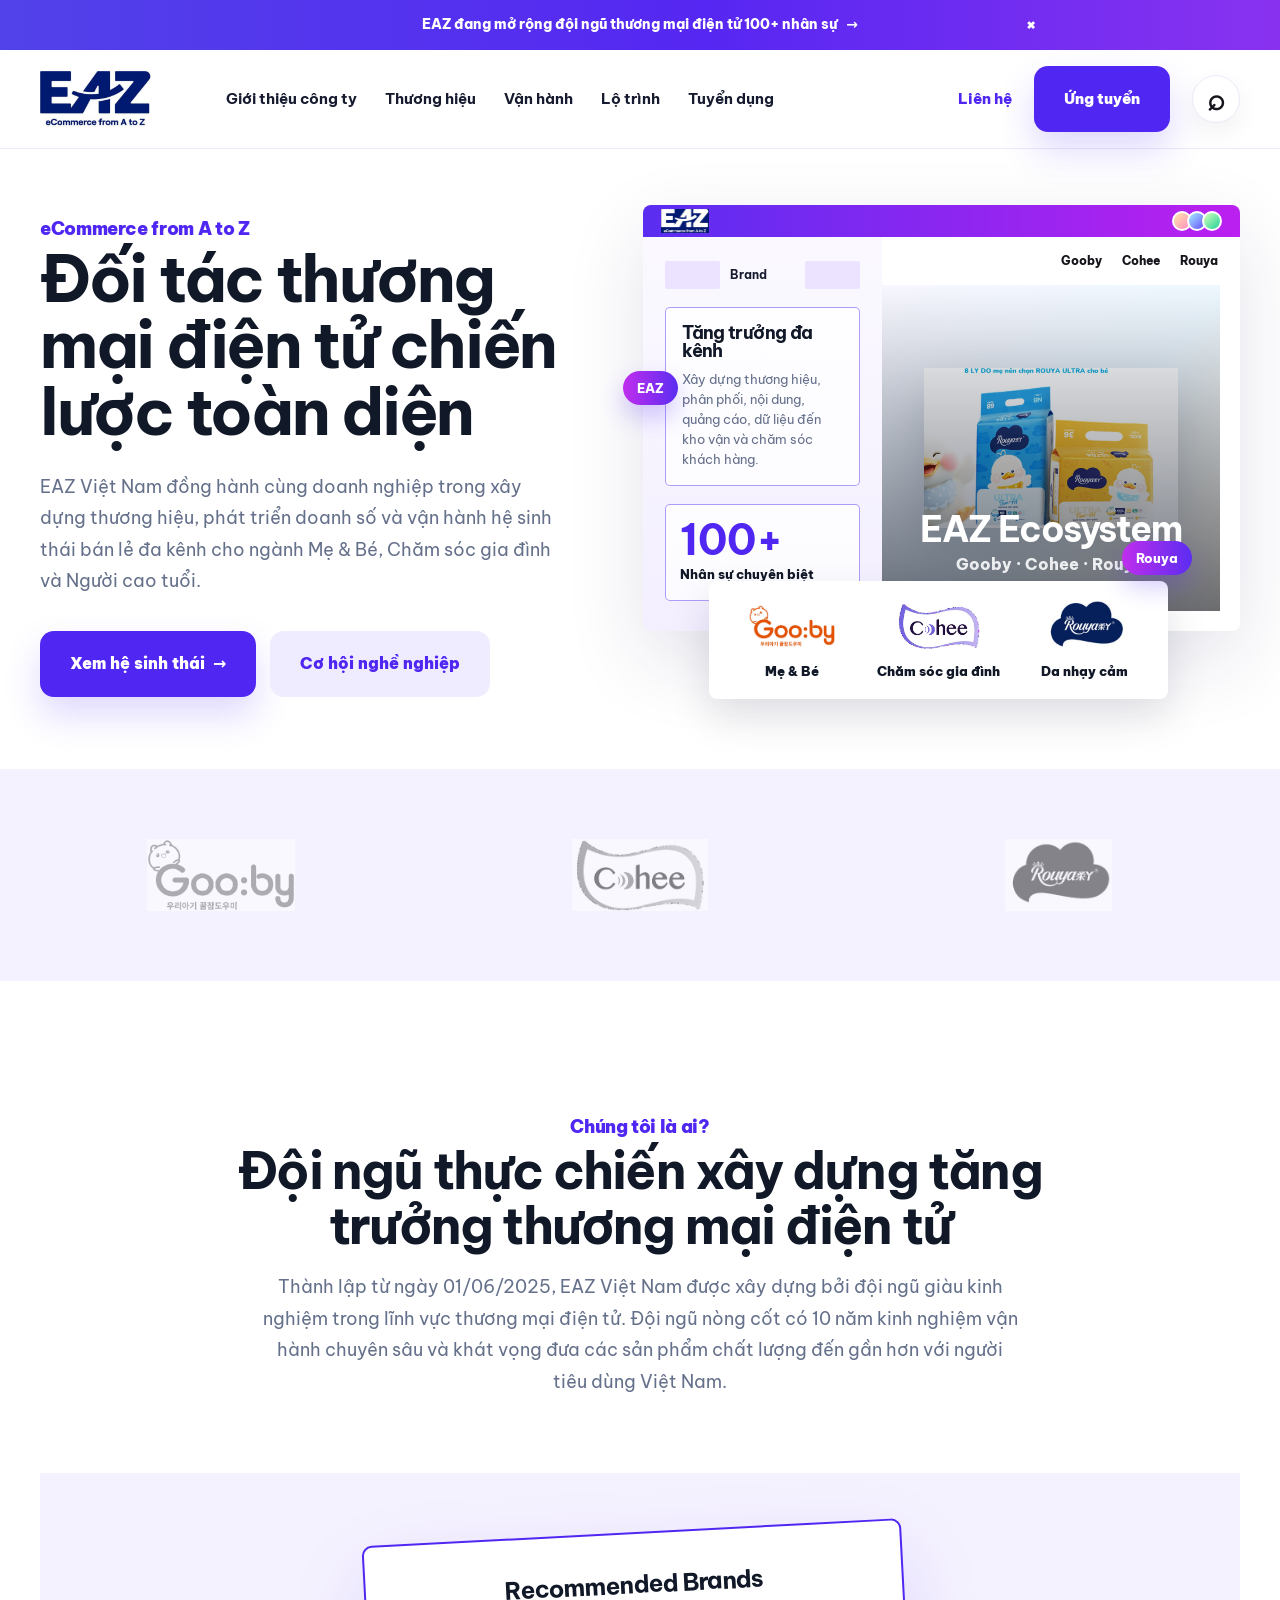
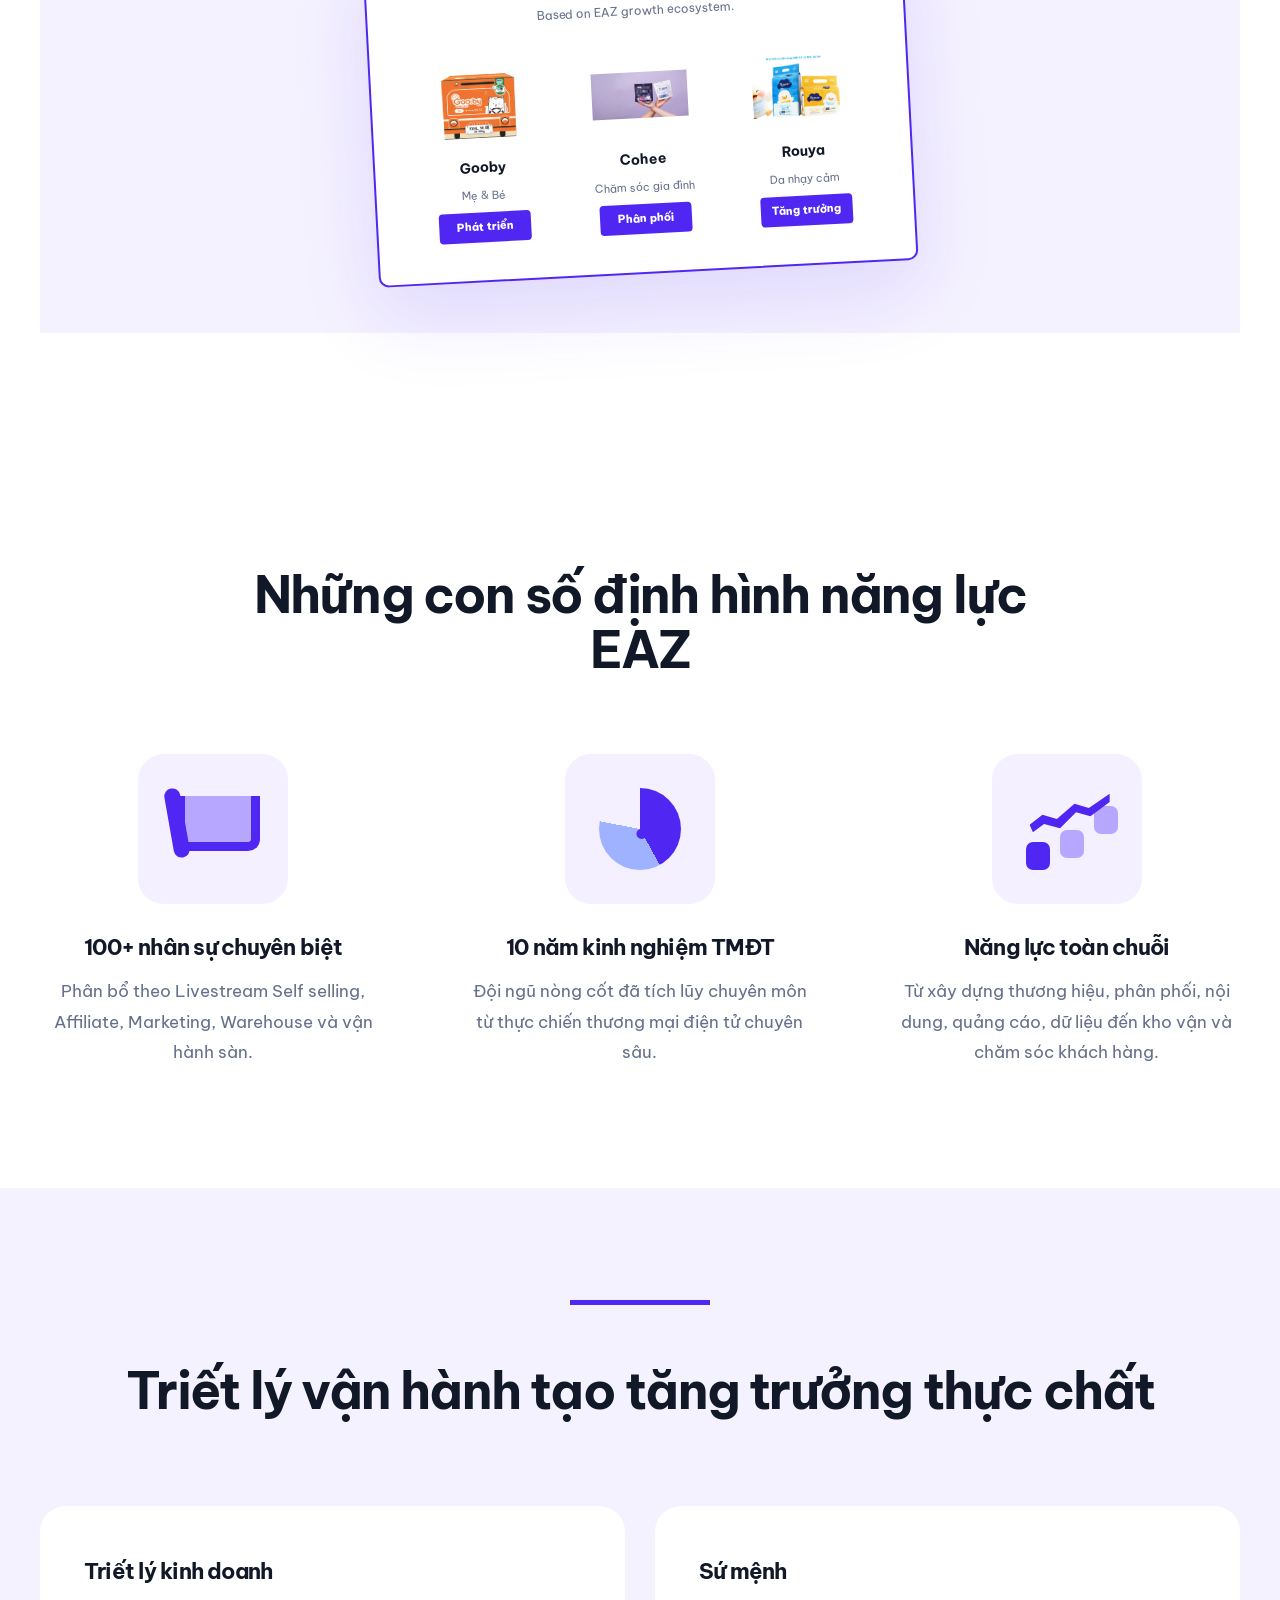
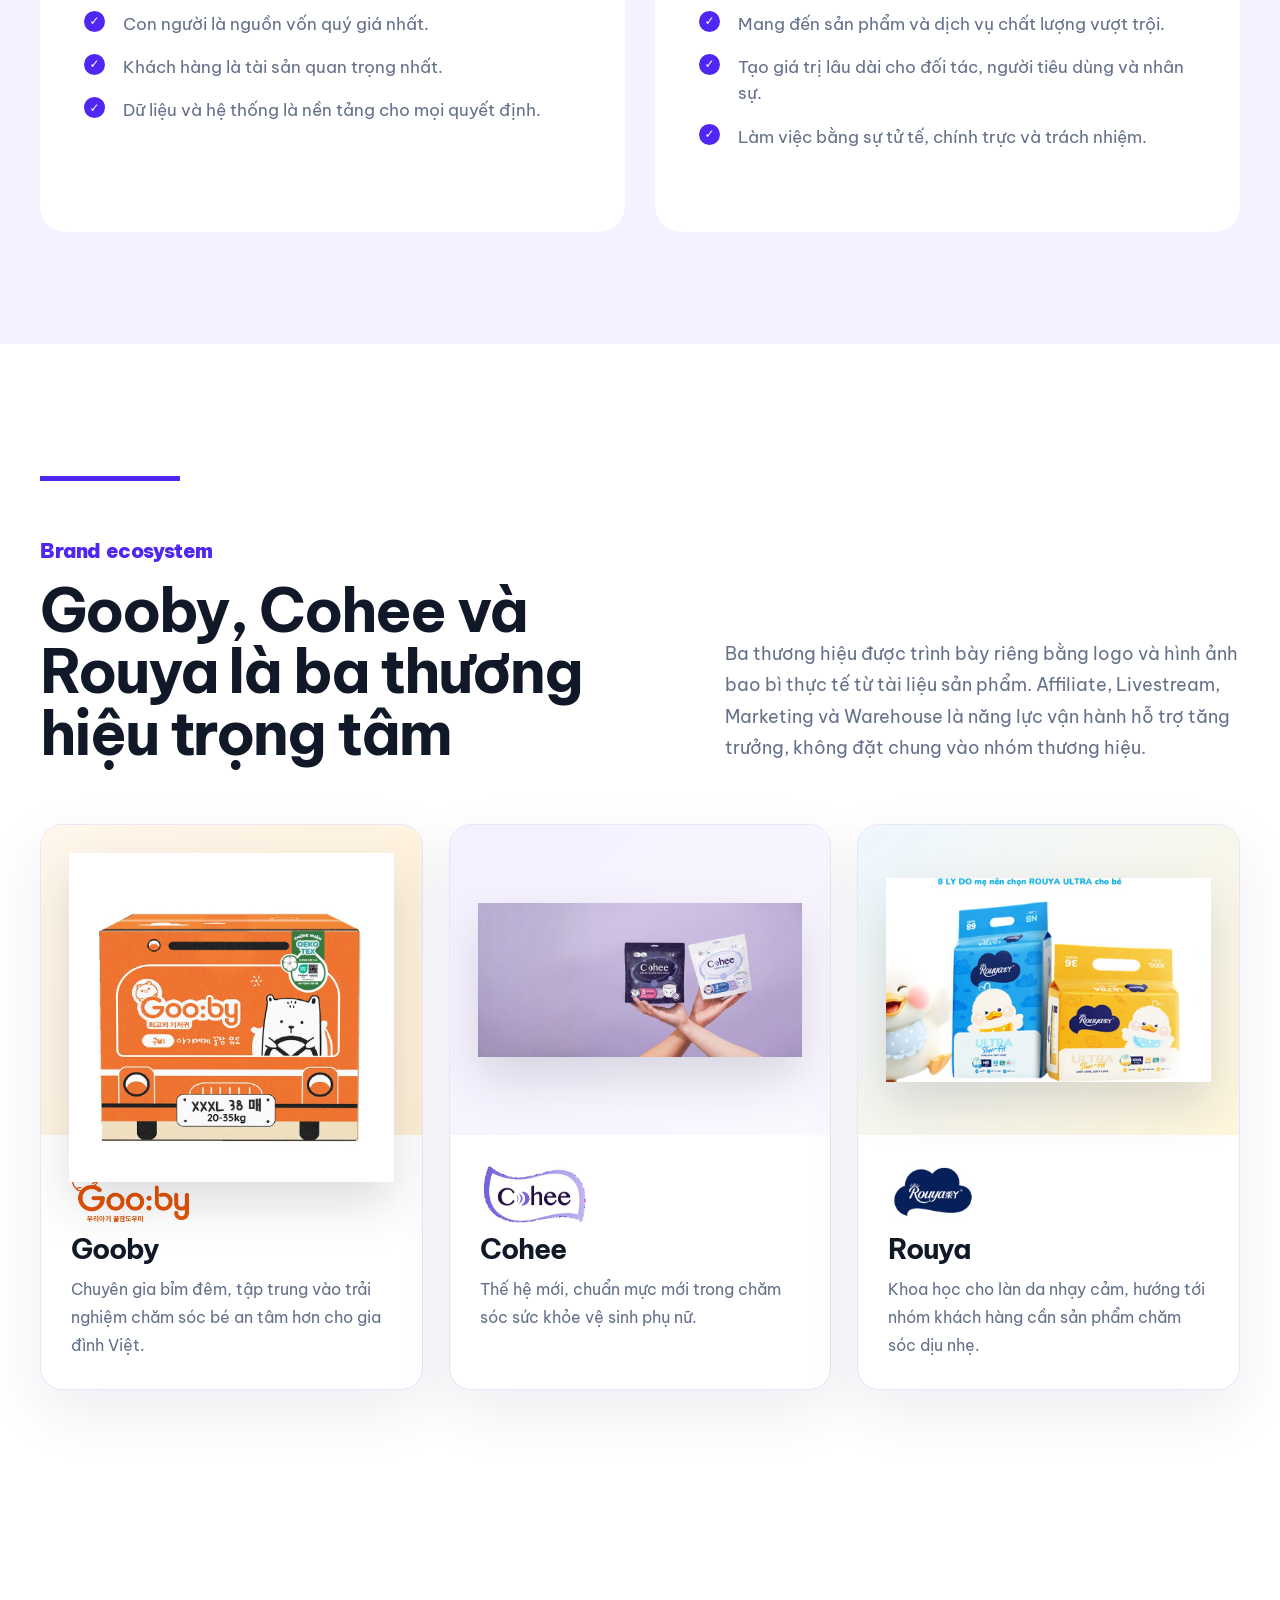
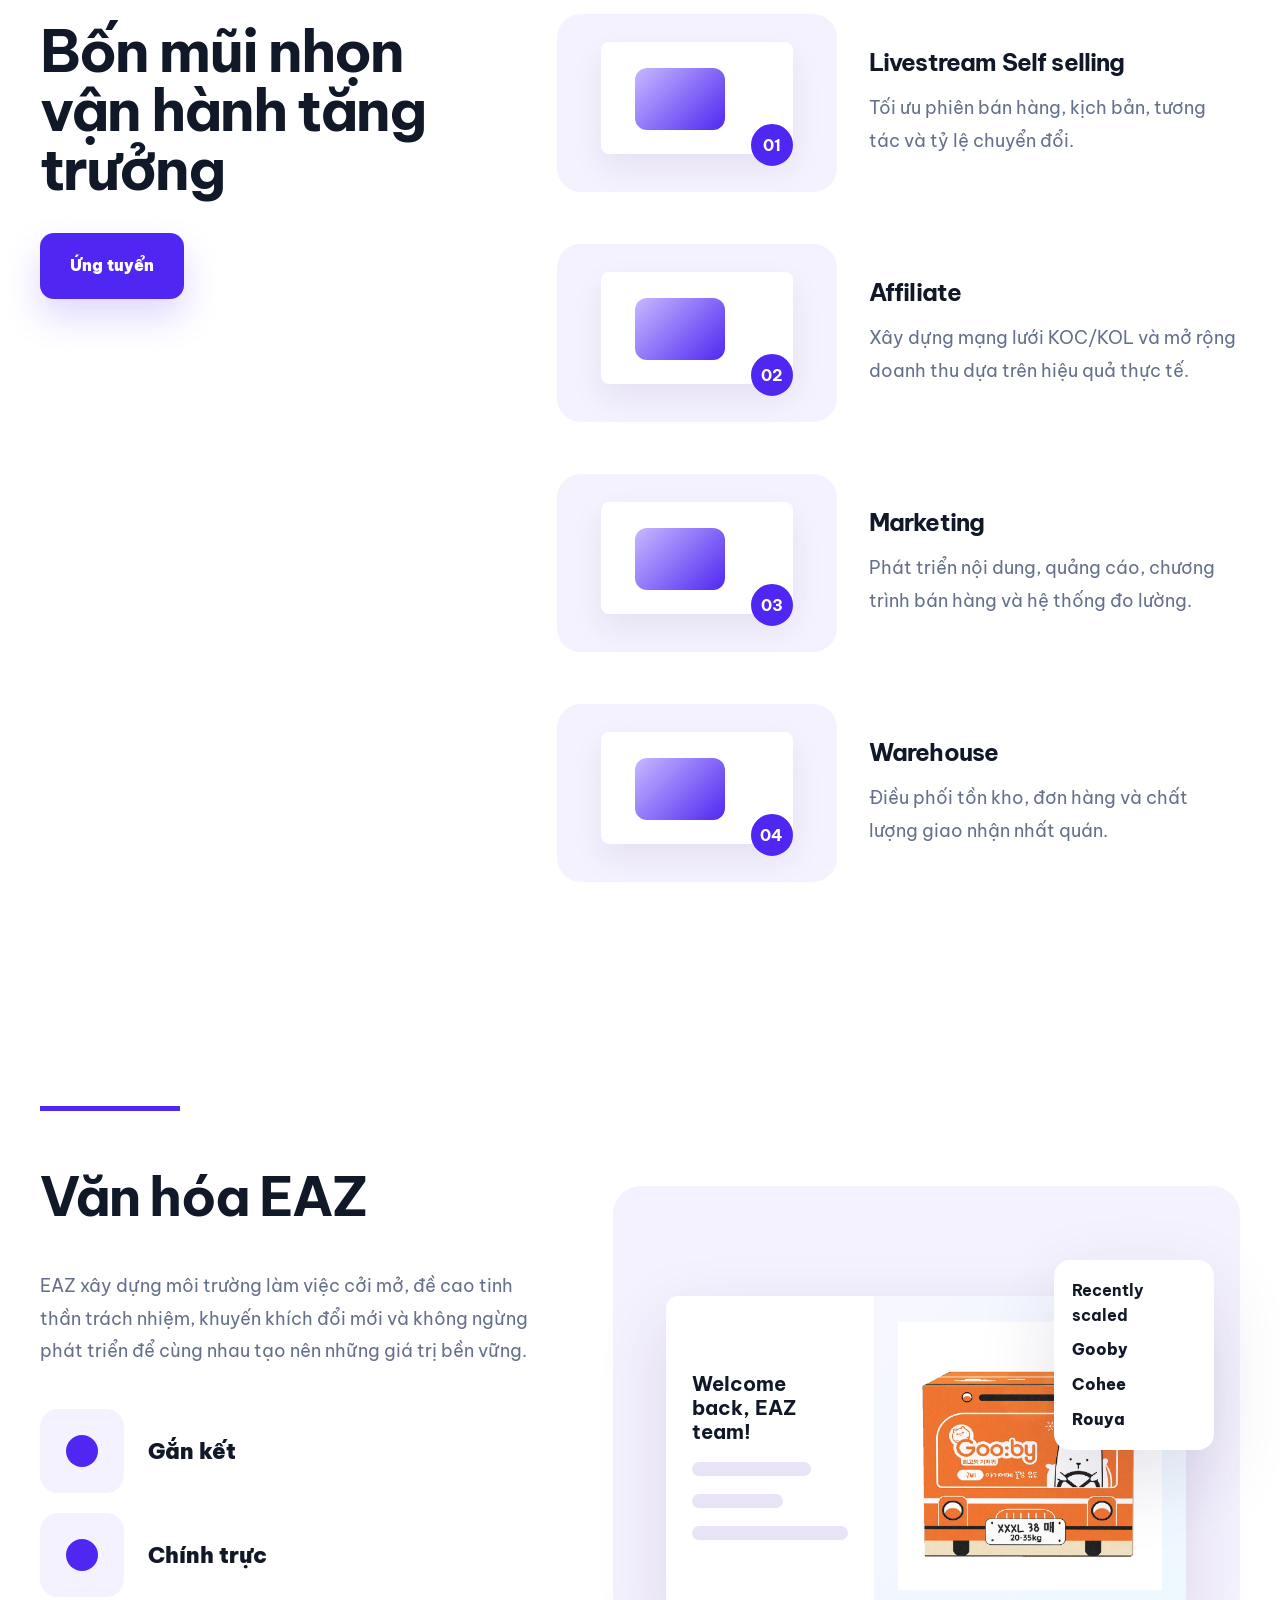
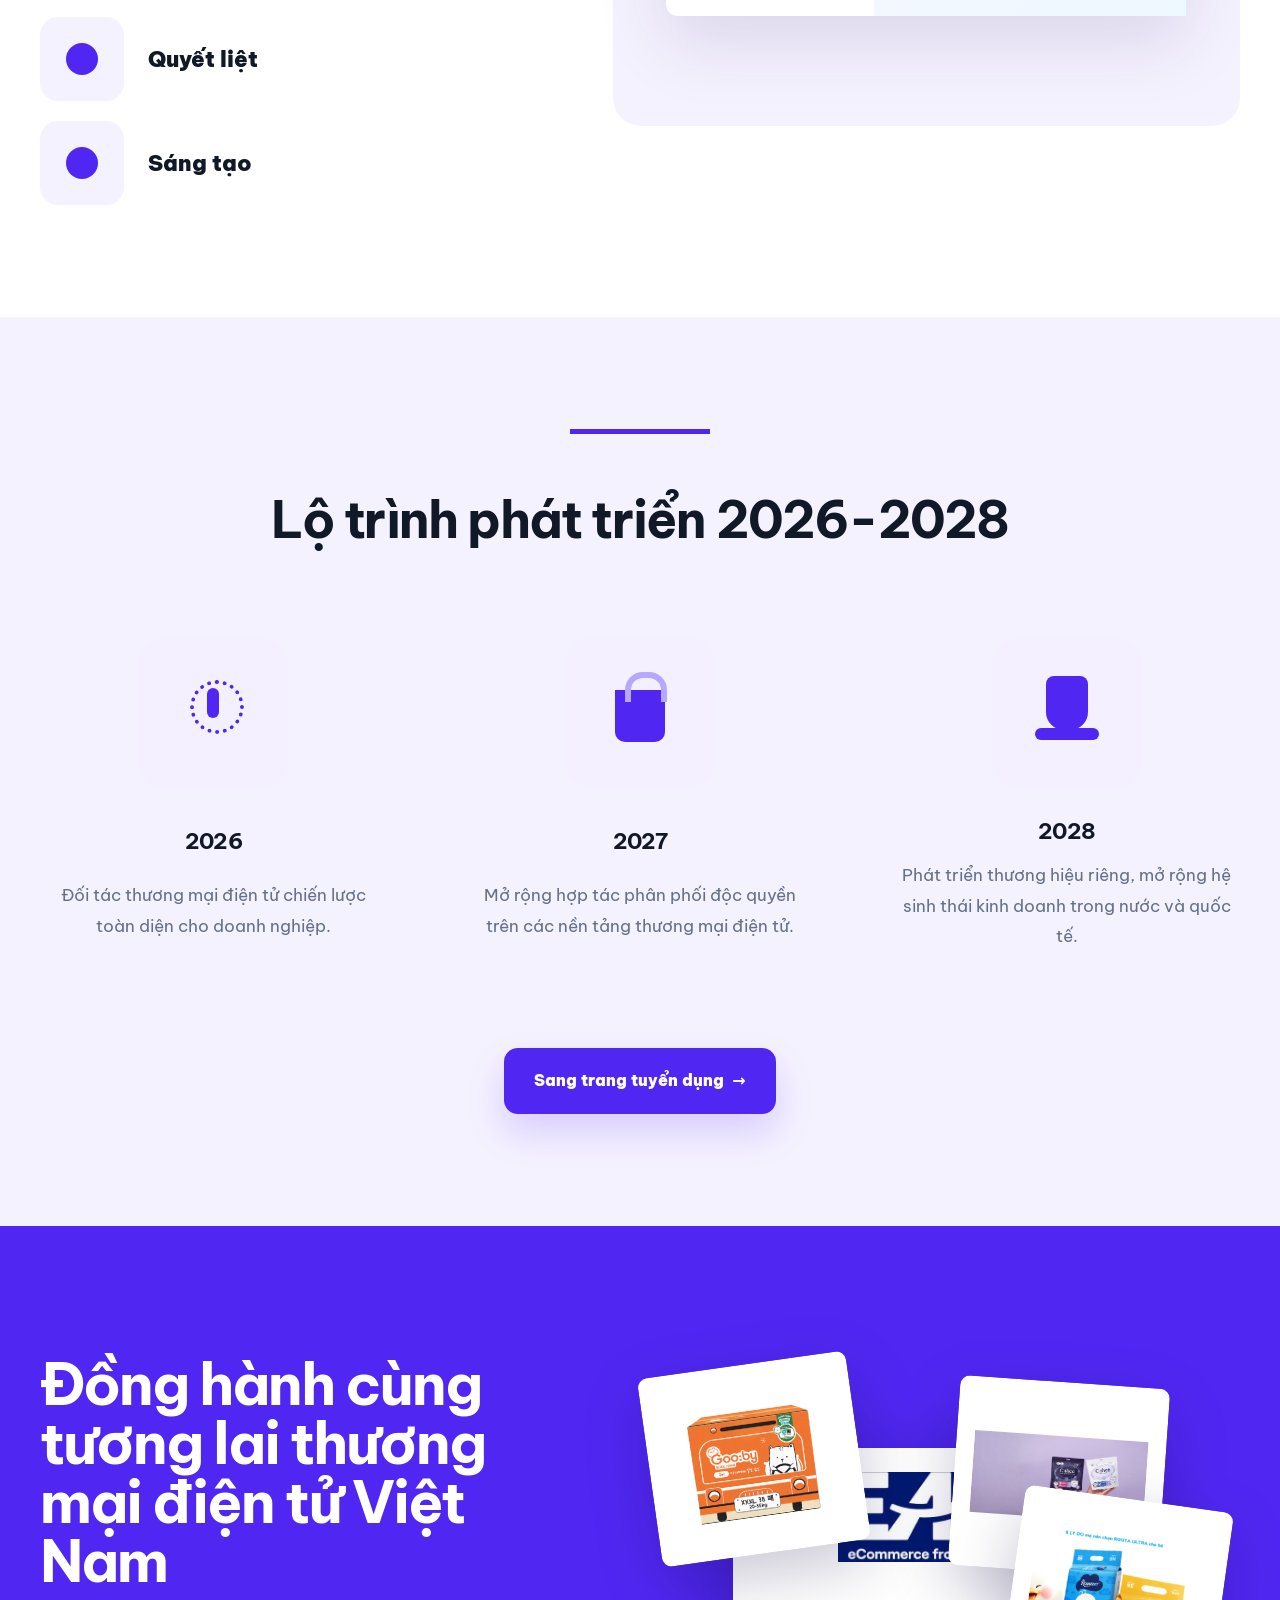
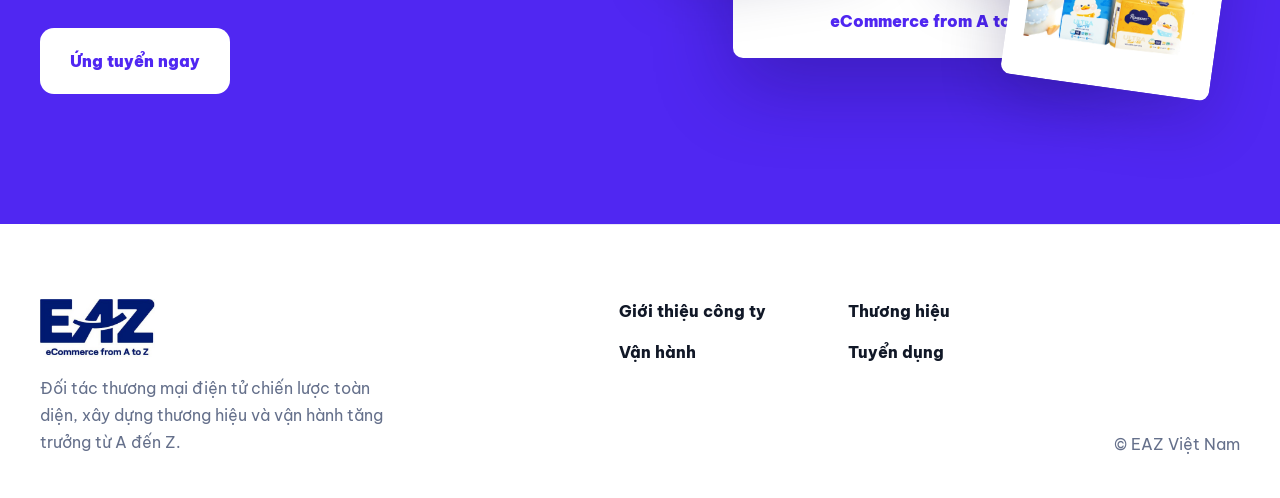
<file: index.html>
<!doctype html>
<html lang="vi">
  <head>
    <meta charset="utf-8" />
    <meta name="viewport" content="width=device-width, initial-scale=1" />
    <title>EAZ Việt Nam | eCommerce from A to Z</title>
    <meta
      name="description"
      content="EAZ Việt Nam - đối tác thương mại điện tử chiến lược toàn diện trong xây dựng thương hiệu, phát triển doanh số và vận hành bán lẻ đa kênh."
    />
    <link rel="preconnect" href="https://fonts.googleapis.com" />
    <link rel="preconnect" href="https://fonts.gstatic.com" crossorigin />
    <link href="https://fonts.googleapis.com/css2?family=Be+Vietnam+Pro:wght@400;500;600;700;800&display=swap" rel="stylesheet" />
    <link rel="stylesheet" href="./styles.css" />
  </head>
  <body>
    <div class="announcement">
      <a href="./recruitment.html">EAZ đang mở rộng đội ngũ thương mại điện tử 100+ nhân sự <span>→</span></a>
      <button type="button" aria-label="Đóng thông báo">×</button>
    </div>

    <header class="site-header">
      <nav class="nav" aria-label="Điều hướng chính">
        <a class="brand" href="./index.html" aria-label="Trang chủ EAZ">
          <img class="brand-logo-main" src="./assets/eaz-logo-nav.jpg" alt="EAZ Việt Nam" />
        </a>
        <button class="menu-button" type="button" aria-expanded="false" aria-controls="main-nav">Menu</button>
        <div class="nav-links" id="main-nav">
          <a href="#about">Giới thiệu công ty</a>
          <a href="#brands">Thương hiệu</a>
          <a href="#operations">Vận hành</a>
          <a href="#roadmap">Lộ trình</a>
          <a href="./recruitment.html">Tuyển dụng</a>
        </div>
        <div class="nav-actions">
          <a class="login-link" href="#contact">Liên hệ</a>
          <a class="nav-cta" href="./recruitment.html">Ứng tuyển</a>
          <a class="search-link" href="#brands" aria-label="Tìm hiểu hệ sinh thái EAZ">⌕</a>
        </div>
      </nav>
    </header>

    <main>
      <section class="hero nacelle-hero" id="ecosystem">
        <div class="hero-copy">
          <p class="eyebrow">eCommerce from A to Z</p>
          <h1>Đối tác thương mại điện tử chiến lược toàn diện</h1>
          <p>
            EAZ Việt Nam đồng hành cùng doanh nghiệp trong xây dựng thương hiệu, phát triển doanh số và vận hành hệ sinh thái bán lẻ đa kênh
            cho ngành Mẹ & Bé, Chăm sóc gia đình và Người cao tuổi.
          </p>
          <div class="hero-actions">
            <a class="button primary" href="#brands">Xem hệ sinh thái <span>→</span></a>
            <a class="button secondary" href="./recruitment.html">Cơ hội nghề nghiệp</a>
          </div>
        </div>

        <div class="hero-stage" aria-label="Minh họa hệ sinh thái EAZ">
          <div class="commerce-ui">
            <div class="ui-topbar">
              <img src="./assets/eaz-logo-white-tight.jpg" alt="EAZ" />
              <div class="avatar-stack"><span></span><span></span><span></span></div>
            </div>
            <div class="ui-content">
              <aside class="copy-panel">
                <div class="tabs"><span></span><strong>Brand</strong><span></span></div>
                <div class="prompt-card">
                  <h3>Tăng trưởng đa kênh</h3>
                  <p>Xây dựng thương hiệu, phân phối, nội dung, quảng cáo, dữ liệu đến kho vận và chăm sóc khách hàng.</p>
                </div>
                <div class="result-card">
                  <strong>100+</strong>
                  <span>Nhân sự chuyên biệt</span>
                </div>
              </aside>
              <section class="store-panel">
                <div class="store-nav"><span>Gooby</span><span>Cohee</span><span>Rouya</span></div>
                <div class="store-hero">
                  <img src="./assets/brand-rouya-product.jpg" alt="Sản phẩm Rouya" />
                  <div>
                    <strong>EAZ Ecosystem</strong>
                    <span>Gooby · Cohee · Rouya</span>
                  </div>
                </div>
              </section>
            </div>
          </div>

          <div class="segment-card">
            <article><img src="./assets/brand-gooby-logo.jpg" alt="Gooby" /><span>Mẹ & Bé</span></article>
            <article><img src="./assets/brand-cohee-logo.jpg" alt="Cohee" /><span>Chăm sóc gia đình</span></article>
            <article><img src="./assets/brand-rouya-logo.jpg" alt="Rouya" /><span>Da nhạy cảm</span></article>
          </div>
          <div class="name-chip chip-a">EAZ</div>
          <div class="name-chip chip-b">Rouya</div>
        </div>
      </section>

      <section class="logo-strip" aria-label="Thương hiệu EAZ">
        <img src="./assets/brand-gooby-logo.jpg" alt="Gooby" />
        <img src="./assets/brand-cohee-logo.jpg" alt="Cohee" />
        <img src="./assets/brand-rouya-logo.jpg" alt="Rouya" />
      </section>

      <section class="section intro-section" id="about">
        <div class="center-heading">
          <p class="eyebrow">Chúng tôi là ai?</p>
          <h2>Đội ngũ thực chiến xây dựng tăng trưởng thương mại điện tử</h2>
          <p>
            Thành lập từ ngày 01/06/2025, EAZ Việt Nam được xây dựng bởi đội ngũ giàu kinh nghiệm trong lĩnh vực thương mại điện tử.
            Đội ngũ nòng cốt có 10 năm kinh nghiệm vận hành chuyên sâu và khát vọng đưa các sản phẩm chất lượng đến gần hơn với người tiêu dùng Việt Nam.
          </p>
        </div>
        <div class="tilted-showcase">
          <div class="recommended-card">
            <h3>Recommended Brands</h3>
            <p>Based on EAZ growth ecosystem.</p>
            <div class="product-row">
              <article>
                <img src="./assets/brand-gooby-product.jpg" alt="Sản phẩm Gooby" />
                <strong>Gooby</strong>
                <span>Mẹ & Bé</span>
                <button type="button">Phát triển</button>
              </article>
              <article>
                <img src="./assets/brand-cohee-product.jpg" alt="Sản phẩm Cohee" />
                <strong>Cohee</strong>
                <span>Chăm sóc gia đình</span>
                <button type="button">Phân phối</button>
              </article>
              <article>
                <img src="./assets/brand-rouya-product.jpg" alt="Sản phẩm Rouya" />
                <strong>Rouya</strong>
                <span>Da nhạy cảm</span>
                <button type="button">Tăng trưởng</button>
              </article>
            </div>
          </div>
        </div>
      </section>

      <section class="section benefit-section" id="figures">
        <div class="center-heading">
          <h2>Những con số định hình năng lực EAZ</h2>
        </div>
        <div class="benefit-grid">
          <article>
            <div class="icon-box cart-icon"></div>
            <h3>100+ nhân sự chuyên biệt</h3>
            <p>Phân bổ theo Livestream Self selling, Affiliate, Marketing, Warehouse và vận hành sàn.</p>
          </article>
          <article>
            <div class="icon-box speed-icon"></div>
            <h3>10 năm kinh nghiệm TMĐT</h3>
            <p>Đội ngũ nòng cốt đã tích lũy chuyên môn từ thực chiến thương mại điện tử chuyên sâu.</p>
          </article>
          <article>
            <div class="icon-box growth-icon"></div>
            <h3>Năng lực toàn chuỗi</h3>
            <p>Từ xây dựng thương hiệu, phân phối, nội dung, quảng cáo, dữ liệu đến kho vận và chăm sóc khách hàng.</p>
          </article>
        </div>
      </section>

      <section class="section guide-section" id="mission">
        <div class="top-rule"></div>
        <h2>Triết lý vận hành tạo tăng trưởng thực chất</h2>
        <div class="guide-cards">
          <article>
            <h3>Triết lý kinh doanh</h3>
            <p><span>✓</span> Con người là nguồn vốn quý giá nhất.</p>
            <p><span>✓</span> Khách hàng là tài sản quan trọng nhất.</p>
            <p><span>✓</span> Dữ liệu và hệ thống là nền tảng cho mọi quyết định.</p>
          </article>
          <article>
            <h3>Sứ mệnh</h3>
            <p><span>✓</span> Mang đến sản phẩm và dịch vụ chất lượng vượt trội.</p>
            <p><span>✓</span> Tạo giá trị lâu dài cho đối tác, người tiêu dùng và nhân sự.</p>
            <p><span>✓</span> Làm việc bằng sự tử tế, chính trực và trách nhiệm.</p>
          </article>
        </div>
      </section>

      <section class="section brands-section" id="brands">
        <div class="split-heading">
          <div>
            <div class="top-rule"></div>
            <p class="eyebrow">Brand ecosystem</p>
            <h2>Gooby, Cohee và Rouya là ba thương hiệu trọng tâm</h2>
          </div>
          <p>
            Ba thương hiệu được trình bày riêng bằng logo và hình ảnh bao bì thực tế từ tài liệu sản phẩm. Affiliate, Livestream, Marketing và Warehouse
            là năng lực vận hành hỗ trợ tăng trưởng, không đặt chung vào nhóm thương hiệu.
          </p>
        </div>
        <div class="brand-flow">
          <article class="brand-card gooby-card">
            <div class="brand-media"><img class="brand-product" src="./assets/brand-gooby-product.jpg" alt="Bao bì sản phẩm Gooby" /></div>
            <div class="brand-body"><img class="brand-logo" src="./assets/brand-gooby-logo.jpg" alt="Logo Gooby" /><h3>Gooby</h3><p>Chuyên gia bỉm đêm, tập trung vào trải nghiệm chăm sóc bé an tâm hơn cho gia đình Việt.</p></div>
          </article>
          <article class="brand-card cohee-card">
            <div class="brand-media"><img class="brand-product" src="./assets/brand-cohee-product.jpg" alt="Bao bì sản phẩm Cohee" /></div>
            <div class="brand-body"><img class="brand-logo" src="./assets/brand-cohee-logo.jpg" alt="Logo Cohee" /><h3>Cohee</h3><p>Thế hệ mới, chuẩn mực mới trong chăm sóc sức khỏe vệ sinh phụ nữ.</p></div>
          </article>
          <article class="brand-card rouya-card">
            <div class="brand-media"><img class="brand-product" src="./assets/brand-rouya-product.jpg" alt="Bao bì sản phẩm Rouya Ultra" /></div>
            <div class="brand-body"><img class="brand-logo" src="./assets/brand-rouya-logo.jpg" alt="Logo Rouya" /><h3>Rouya</h3><p>Khoa học cho làn da nhạy cảm, hướng tới nhóm khách hàng cần sản phẩm chăm sóc dịu nhẹ.</p></div>
          </article>
        </div>
      </section>

      <section class="section steps-section" id="operations">
        <div class="steps-copy">
          <h2>Bốn mũi nhọn vận hành tăng trưởng</h2>
          <a class="button primary" href="./recruitment.html">Ứng tuyển</a>
        </div>
        <div class="steps-list">
          <article>
            <div class="mini-ui rocket-ui"><span></span><strong>01</strong></div>
            <div><h3>Livestream Self selling</h3><p>Tối ưu phiên bán hàng, kịch bản, tương tác và tỷ lệ chuyển đổi.</p></div>
          </article>
          <article>
            <div class="mini-ui person-ui"><span></span><strong>02</strong></div>
            <div><h3>Affiliate</h3><p>Xây dựng mạng lưới KOC/KOL và mở rộng doanh thu dựa trên hiệu quả thực tế.</p></div>
          </article>
          <article>
            <div class="mini-ui stack-ui"><span></span><strong>03</strong></div>
            <div><h3>Marketing</h3><p>Phát triển nội dung, quảng cáo, chương trình bán hàng và hệ thống đo lường.</p></div>
          </article>
          <article>
            <div class="mini-ui box-ui"><span></span><strong>04</strong></div>
            <div><h3>Warehouse</h3><p>Điều phối tồn kho, đơn hàng và chất lượng giao nhận nhất quán.</p></div>
          </article>
        </div>
      </section>

      <section class="section recommendation-section" id="culture">
        <div>
          <div class="top-rule"></div>
          <h2>Văn hóa EAZ</h2>
          <p>
            EAZ xây dựng môi trường làm việc cởi mở, đề cao tinh thần trách nhiệm, khuyến khích đổi mới và không ngừng phát triển để cùng nhau tạo nên những giá trị bền vững.
          </p>
          <div class="culture-points">
            <p><span></span> Gắn kết</p>
            <p><span></span> Chính trực</p>
            <p><span></span> Quyết liệt</p>
            <p><span></span> Sáng tạo</p>
          </div>
        </div>
        <div class="recommendation-visual">
          <div class="personal-card">
            <div class="personal-left">
              <strong>Welcome back, EAZ team!</strong>
              <span></span><span></span><span></span>
            </div>
            <img src="./assets/brand-gooby-product.jpg" alt="Gooby" />
            <div class="recent-card">
              <strong>Recently scaled</strong>
              <p>Gooby</p><p>Cohee</p><p>Rouya</p>
            </div>
          </div>
        </div>
      </section>

      <section class="section roadmap-section" id="roadmap">
        <div class="top-rule"></div>
        <h2>Lộ trình phát triển 2026-2028</h2>
        <div class="roadmap">
          <article><div class="icon-box money-icon"></div><h3>2026</h3><p>Đối tác thương mại điện tử chiến lược toàn diện cho doanh nghiệp.</p></article>
          <article><div class="icon-box basket-icon"></div><h3>2027</h3><p>Mở rộng hợp tác phân phối độc quyền trên các nền tảng thương mại điện tử.</p></article>
          <article><div class="icon-box trophy-icon"></div><h3>2028</h3><p>Phát triển thương hiệu riêng, mở rộng hệ sinh thái kinh doanh trong nước và quốc tế.</p></article>
        </div>
        <a class="button primary" href="./recruitment.html">Sang trang tuyển dụng <span>→</span></a>
      </section>

      <section class="purple-cta" id="contact">
        <div>
          <h2>Đồng hành cùng tương lai thương mại điện tử Việt Nam</h2>
          <a class="button light" href="./recruitment.html">Ứng tuyển ngay</a>
        </div>
        <div class="cta-collage" aria-label="EAZ growth collage">
          <img class="cta-product one" src="./assets/brand-gooby-product.jpg" alt="Gooby" />
          <img class="cta-product two" src="./assets/brand-cohee-product.jpg" alt="Cohee" />
          <img class="cta-product three" src="./assets/brand-rouya-product.jpg" alt="Rouya" />
          <div class="cta-window"><img src="./assets/eaz-logo-white-tight.jpg" alt="EAZ" /><span>eCommerce from A to Z</span></div>
        </div>
      </section>
    </main>

    <footer class="footer">
      <div>
        <img src="./assets/eaz-logo-nav.jpg" alt="EAZ Việt Nam" />
        <p>Đối tác thương mại điện tử chiến lược toàn diện, xây dựng thương hiệu và vận hành tăng trưởng từ A đến Z.</p>
      </div>
      <nav aria-label="Footer">
        <a href="#about">Giới thiệu công ty</a>
        <a href="#brands">Thương hiệu</a>
        <a href="#operations">Vận hành</a>
        <a href="./recruitment.html">Tuyển dụng</a>
      </nav>
      <span>© EAZ Việt Nam</span>
    </footer>

    <script src="./script.js"></script>
  </body>
</html>
</file>
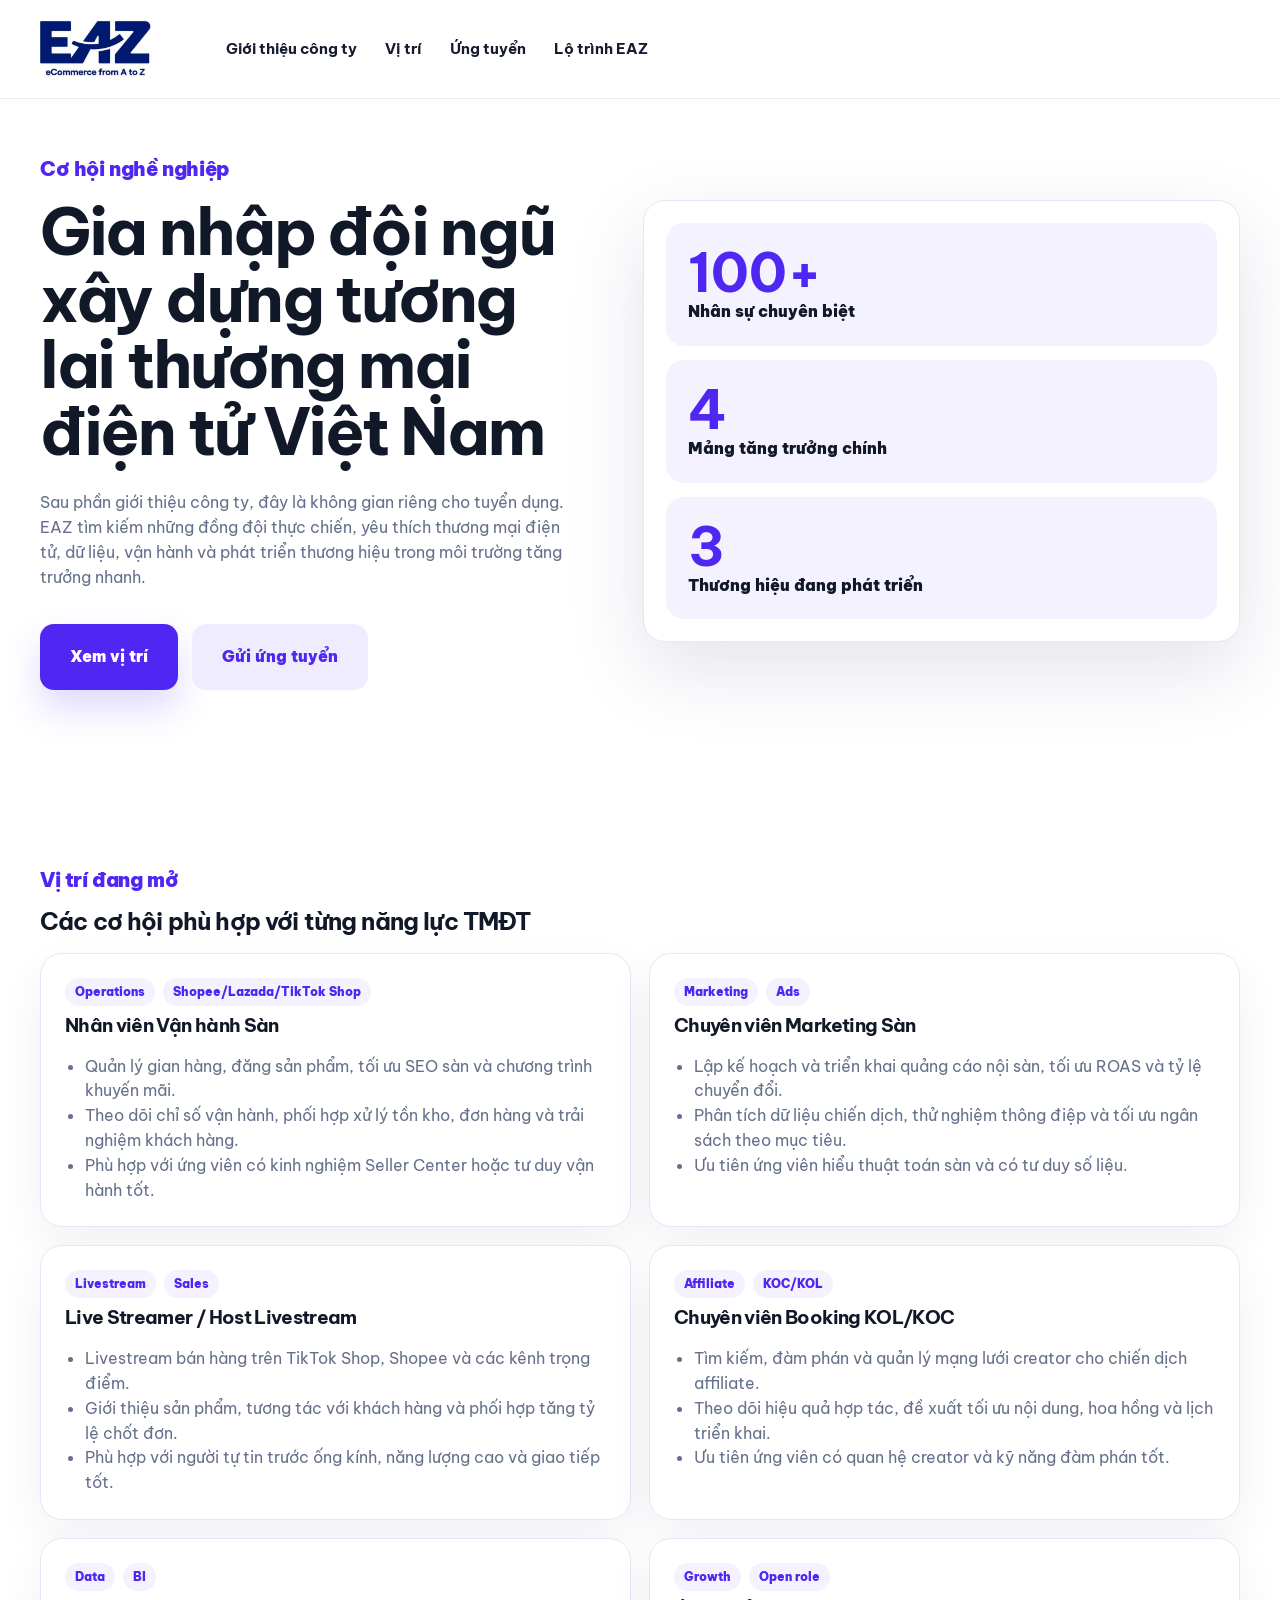
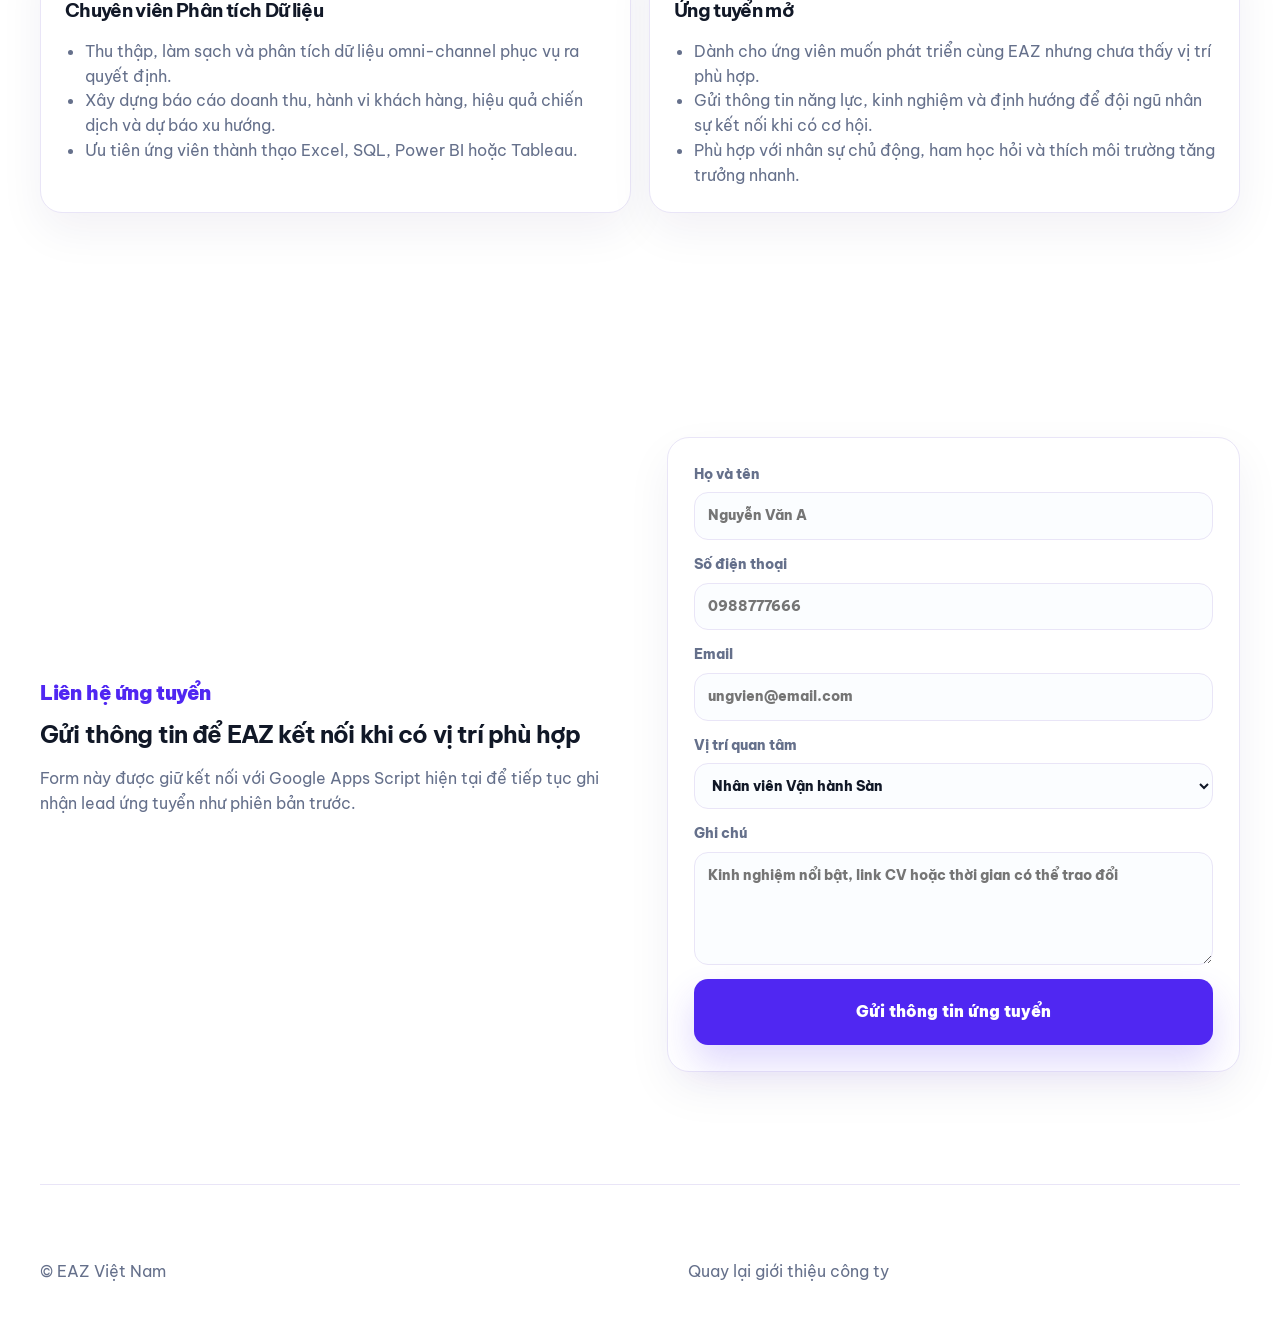
<file: recruitment.html>
<!doctype html>
<html lang="vi">
  <head>
    <meta charset="utf-8" />
    <meta name="viewport" content="width=device-width, initial-scale=1" />
    <title>Tuyển dụng EAZ Việt Nam</title>
    <meta name="description" content="Cơ hội nghề nghiệp tại EAZ Việt Nam trong thương mại điện tử, livestream, affiliate, marketing, data và vận hành sàn." />
    <link rel="preconnect" href="https://fonts.googleapis.com" />
    <link rel="preconnect" href="https://fonts.gstatic.com" crossorigin />
    <link href="https://fonts.googleapis.com/css2?family=Be+Vietnam+Pro:wght@400;500;600;700;800&display=swap" rel="stylesheet" />
    <link rel="stylesheet" href="./styles.css" />
  </head>
  <body>
    <header class="site-header">
      <nav class="nav" aria-label="Điều hướng chính">
        <a class="brand" href="./index.html" aria-label="Trang chủ EAZ">
          <img class="brand-logo-main" src="./assets/eaz-logo-nav.jpg" alt="EAZ Việt Nam" />
        </a>
        <button class="menu-button" type="button" aria-expanded="false" aria-controls="main-nav">Menu</button>
        <div class="nav-links" id="main-nav">
          <a href="./index.html">Giới thiệu công ty</a>
          <a href="#jobs">Vị trí</a>
          <a href="#apply">Ứng tuyển</a>
          <a class="nav-pill" href="./index.html#roadmap">Lộ trình EAZ</a>
        </div>
      </nav>
    </header>

    <main>
      <section class="hero recruitment-hero">
        <div>
          <p class="eyebrow">Cơ hội nghề nghiệp</p>
          <h1>Gia nhập đội ngũ xây dựng tương lai thương mại điện tử Việt Nam</h1>
          <p>
            Sau phần giới thiệu công ty, đây là không gian riêng cho tuyển dụng. EAZ tìm kiếm những đồng đội thực chiến,
            yêu thích thương mại điện tử, dữ liệu, vận hành và phát triển thương hiệu trong môi trường tăng trưởng nhanh.
          </p>
          <div class="hero-actions">
            <a class="button primary" href="#jobs">Xem vị trí</a>
            <a class="button secondary" href="#apply">Gửi ứng tuyển</a>
          </div>
        </div>
        <aside class="talent-panel">
          <div><strong>100+</strong><span>Nhân sự chuyên biệt</span></div>
          <div><strong>4</strong><span>Mảng tăng trưởng chính</span></div>
          <div><strong>3</strong><span>Thương hiệu đang phát triển</span></div>
        </aside>
      </section>

      <section class="section" id="jobs">
        <div class="section-heading">
          <p class="eyebrow">Vị trí đang mở</p>
          <h2>Các cơ hội phù hợp với từng năng lực TMĐT</h2>
        </div>
        <div class="jobs-grid">
          <article class="job-card">
            <div class="job-tags"><span>Operations</span><span>Shopee/Lazada/TikTok Shop</span></div>
            <h3>Nhân viên Vận hành Sàn</h3>
            <ul>
              <li>Quản lý gian hàng, đăng sản phẩm, tối ưu SEO sàn và chương trình khuyến mãi.</li>
              <li>Theo dõi chỉ số vận hành, phối hợp xử lý tồn kho, đơn hàng và trải nghiệm khách hàng.</li>
              <li>Phù hợp với ứng viên có kinh nghiệm Seller Center hoặc tư duy vận hành tốt.</li>
            </ul>
          </article>
          <article class="job-card">
            <div class="job-tags"><span>Marketing</span><span>Ads</span></div>
            <h3>Chuyên viên Marketing Sàn</h3>
            <ul>
              <li>Lập kế hoạch và triển khai quảng cáo nội sàn, tối ưu ROAS và tỷ lệ chuyển đổi.</li>
              <li>Phân tích dữ liệu chiến dịch, thử nghiệm thông điệp và tối ưu ngân sách theo mục tiêu.</li>
              <li>Ưu tiên ứng viên hiểu thuật toán sàn và có tư duy số liệu.</li>
            </ul>
          </article>
          <article class="job-card">
            <div class="job-tags"><span>Livestream</span><span>Sales</span></div>
            <h3>Live Streamer / Host Livestream</h3>
            <ul>
              <li>Livestream bán hàng trên TikTok Shop, Shopee và các kênh trọng điểm.</li>
              <li>Giới thiệu sản phẩm, tương tác với khách hàng và phối hợp tăng tỷ lệ chốt đơn.</li>
              <li>Phù hợp với người tự tin trước ống kính, năng lượng cao và giao tiếp tốt.</li>
            </ul>
          </article>
          <article class="job-card">
            <div class="job-tags"><span>Affiliate</span><span>KOC/KOL</span></div>
            <h3>Chuyên viên Booking KOL/KOC</h3>
            <ul>
              <li>Tìm kiếm, đàm phán và quản lý mạng lưới creator cho chiến dịch affiliate.</li>
              <li>Theo dõi hiệu quả hợp tác, đề xuất tối ưu nội dung, hoa hồng và lịch triển khai.</li>
              <li>Ưu tiên ứng viên có quan hệ creator và kỹ năng đàm phán tốt.</li>
            </ul>
          </article>
          <article class="job-card">
            <div class="job-tags"><span>Data</span><span>BI</span></div>
            <h3>Chuyên viên Phân tích Dữ liệu</h3>
            <ul>
              <li>Thu thập, làm sạch và phân tích dữ liệu omni-channel phục vụ ra quyết định.</li>
              <li>Xây dựng báo cáo doanh thu, hành vi khách hàng, hiệu quả chiến dịch và dự báo xu hướng.</li>
              <li>Ưu tiên ứng viên thành thạo Excel, SQL, Power BI hoặc Tableau.</li>
            </ul>
          </article>
          <article class="job-card">
            <div class="job-tags"><span>Growth</span><span>Open role</span></div>
            <h3>Ứng tuyển mở</h3>
            <ul>
              <li>Dành cho ứng viên muốn phát triển cùng EAZ nhưng chưa thấy vị trí phù hợp.</li>
              <li>Gửi thông tin năng lực, kinh nghiệm và định hướng để đội ngũ nhân sự kết nối khi có cơ hội.</li>
              <li>Phù hợp với nhân sự chủ động, ham học hỏi và thích môi trường tăng trưởng nhanh.</li>
            </ul>
          </article>
        </div>
      </section>

      <section class="section apply-section" id="apply">
        <div>
          <p class="eyebrow">Liên hệ ứng tuyển</p>
          <h2>Gửi thông tin để EAZ kết nối khi có vị trí phù hợp</h2>
          <p>
            Form này được giữ kết nối với Google Apps Script hiện tại để tiếp tục ghi nhận lead ứng tuyển như phiên bản trước.
          </p>
        </div>
        <form class="apply-form" id="apply-form">
          <label>Họ và tên<input name="name" type="text" placeholder="Nguyễn Văn A" required /></label>
          <label>Số điện thoại<input name="phone" type="tel" placeholder="0988777666" required /></label>
          <label>Email<input name="email" type="email" placeholder="ungvien@email.com" /></label>
          <label>
            Vị trí quan tâm
            <select name="job">
              <option>Nhân viên Vận hành Sàn</option>
              <option>Chuyên viên Marketing Sàn</option>
              <option>Live Streamer / Host Livestream</option>
              <option>Chuyên viên Booking KOL/KOC</option>
              <option>Chuyên viên Phân tích Dữ liệu</option>
              <option>Ứng tuyển mở</option>
            </select>
          </label>
          <label>Ghi chú<textarea name="message" rows="4" placeholder="Kinh nghiệm nổi bật, link CV hoặc thời gian có thể trao đổi"></textarea></label>
          <button class="button primary" type="submit">Gửi thông tin ứng tuyển</button>
        </form>
      </section>
    </main>

    <footer class="footer">
      <span>© EAZ Việt Nam</span>
      <span><a href="./index.html">Quay lại giới thiệu công ty</a></span>
    </footer>

    <script src="./script.js"></script>
  </body>
</html>
</file>
<file: styles.css>
@import url("https://fontsapi.zeoseven.com/2119/main/result.css");

:root {
  color-scheme: light;
  --ink: #111827;
  --muted: #65708b;
  --soft: #f5f2ff;
  --soft-2: #faf9ff;
  --line: #e9e5f7;
  --surface: #ffffff;
  --purple: #5027f2;
  --purple-2: #7d2ff2;
  --purple-3: #b12df6;
  --blue: #072777;
  --eaz: #001f73;
  --shadow: 0 28px 80px rgba(37, 24, 93, 0.12);
  --font: "ZSFT-2119", "Nacelle", "Inter", "Be Vietnam Pro", system-ui, sans-serif;
}

* { box-sizing: border-box; }
html { scroll-behavior: smooth; }
body {
  margin: 0;
  color: var(--ink);
  background: #fff;
  font-family: var(--font);
  line-height: 1.55;
}
a { color: inherit; text-decoration: none; }
img { display: block; max-width: 100%; }
h1, h2, h3, p { margin-top: 0; }
h1, h2, h3 {
  color: var(--ink);
  letter-spacing: -0.035em;
  line-height: 1.02;
}
p, li { color: var(--muted); }

.announcement {
  position: relative;
  min-height: 50px;
  display: grid;
  place-items: center;
  padding: 0 54px;
  color: #fff;
  background: linear-gradient(90deg, #5142e9 0%, #5627f2 55%, #8932f0 100%);
  font-size: 14px;
  font-weight: 800;
}
.announcement span { margin-left: 6px; }
.announcement button {
  position: absolute;
  right: 18.5%;
  top: 50%;
  transform: translateY(-50%);
  border: 0;
  background: transparent;
  color: #fff;
  font: inherit;
  font-size: 19px;
  cursor: pointer;
}

.site-header {
  position: sticky;
  top: 0;
  z-index: 30;
  background: rgba(255, 255, 255, 0.94);
  border-bottom: 1px solid rgba(233, 229, 247, 0.8);
  backdrop-filter: blur(18px);
}

.nav,
.hero,
.section,
.logo-strip,
.footer {
  width: min(1200px, calc(100% - 48px));
  margin: 0 auto;
}

.nav {
  min-height: 98px;
  display: grid;
  grid-template-columns: 160px minmax(0, 1fr) auto;
  align-items: center;
  gap: 26px;
}
.brand { display: inline-flex; align-items: center; }
.brand-logo-main {
  width: 148px;
  height: 56px;
  object-fit: contain;
  object-position: left center;
}
.nav-links {
  justify-self: start;
  display: flex;
  align-items: center;
  gap: 28px;
  color: #161b2f;
  font-size: 15px;
  font-weight: 650;
}
.nav-links a:hover,
.login-link:hover { color: var(--purple); }
.nav-actions {
  display: flex;
  align-items: center;
  gap: 22px;
  font-size: 15px;
  font-weight: 760;
}
.login-link { color: var(--purple); }
.search-link {
  width: 48px;
  height: 48px;
  display: grid;
  place-items: center;
  border: 1px solid #ece8f7;
  border-radius: 50%;
  background: #fff;
  box-shadow: 0 10px 26px rgba(20, 18, 47, 0.06);
  color: #15151c;
  font-size: 30px;
  line-height: 1;
}
.nav-cta,
.menu-button,
.button {
  min-height: 66px;
  display: inline-flex;
  align-items: center;
  justify-content: center;
  gap: 8px;
  border: 0;
  border-radius: 14px;
  padding: 0 30px;
  cursor: pointer;
  font: inherit;
  font-weight: 850;
}
.nav-cta,
.button.primary {
  color: #fff;
  background: var(--purple);
  box-shadow: 0 18px 36px rgba(80, 39, 242, 0.18);
}
.button.secondary {
  min-height: 54px;
  color: var(--purple);
  background: #f0ecff;
}
.button.light {
  color: var(--purple);
  background: #fff;
}
.menu-button {
  display: none;
  min-height: 48px;
  border: 1px solid var(--line);
  background: #fff;
}

.hero {
  min-height: 620px;
  display: grid;
  grid-template-columns: minmax(430px, 0.94fr) minmax(520px, 1.06fr);
  gap: 74px;
  align-items: center;
  padding: 54px 0 62px;
}
.eyebrow {
  margin: 0 0 14px;
  color: var(--purple);
  font-size: 20px;
  font-weight: 850;
  letter-spacing: -0.02em;
}
.hero h1 {
  max-width: 700px;
  margin: 0 0 26px;
  font-size: clamp(58px, 5.1vw, 82px);
  line-height: 1.02;
}
.hero-copy p {
  max-width: 650px;
  margin-bottom: 0;
  font-size: 18px;
  line-height: 1.75;
}
.hero-actions {
  display: flex;
  flex-wrap: wrap;
  gap: 14px;
  margin-top: 34px;
}

.hero-stage {
  position: relative;
  min-height: 500px;
}
.commerce-ui {
  position: relative;
  overflow: hidden;
  min-height: 426px;
  border-radius: 8px;
  background: #fff;
  box-shadow: var(--shadow);
}
.ui-topbar {
  height: 32px;
  display: flex;
  align-items: center;
  justify-content: space-between;
  padding: 0 18px;
  background: linear-gradient(90deg, #5a2df1, #bb20ef);
}
.ui-topbar img {
  width: 86px;
  height: 24px;
  object-fit: contain;
  object-position: left center;
}
.avatar-stack { display: flex; }
.avatar-stack span {
  width: 20px;
  height: 20px;
  margin-left: -5px;
  border: 2px solid #fff;
  border-radius: 50%;
  background: linear-gradient(135deg, #ffe7a6, #ff8cc4);
}
.avatar-stack span:nth-child(2) { background: linear-gradient(135deg, #a4f0ff, #6849ff); }
.avatar-stack span:nth-child(3) { background: linear-gradient(135deg, #d9ffb7, #1fd29c); }
.ui-content {
  display: grid;
  grid-template-columns: 40% 60%;
  min-height: 394px;
}
.copy-panel {
  padding: 24px 22px;
  background: linear-gradient(180deg, #fbf9ff, #f3efff);
}
.tabs {
  display: grid;
  grid-template-columns: 1fr 1.2fr 1fr;
  gap: 10px;
  align-items: center;
  margin-bottom: 18px;
  color: #161b2f;
  font-size: 12px;
  font-weight: 750;
}
.tabs span {
  height: 28px;
  border-radius: 2px;
  background: #ebe3ff;
}
.prompt-card,
.result-card {
  border: 1.5px solid rgba(80, 39, 242, 0.45);
  border-radius: 5px;
  background: rgba(255, 255, 255, 0.74);
}
.prompt-card { padding: 16px; }
.prompt-card h3 {
  margin-bottom: 8px;
  font-size: 18px;
}
.prompt-card p {
  margin: 0;
  font-size: 13px;
  line-height: 1.55;
}
.result-card {
  margin-top: 18px;
  padding: 14px;
}
.result-card strong {
  display: block;
  color: var(--purple);
  font-size: 42px;
  line-height: 1;
}
.result-card span {
  color: var(--ink);
  font-size: 13px;
  font-weight: 760;
}
.store-panel {
  display: grid;
  grid-template-rows: 48px 1fr;
  background: #fff;
}
.store-nav {
  display: flex;
  align-items: center;
  justify-content: flex-end;
  gap: 20px;
  padding: 0 22px;
  color: #15151c;
  font-size: 12px;
  font-weight: 760;
}
.store-hero {
  position: relative;
  display: grid;
  place-items: center;
  overflow: hidden;
  margin: 0 20px 20px 0;
  background: linear-gradient(135deg, #f7f7ff 0%, #eef8ff 54%, #fff5e3 100%);
}
.store-hero:after {
  content: "";
  position: absolute;
  inset: 0;
  background: linear-gradient(180deg, transparent 0%, rgba(17, 24, 39, 0.62) 100%);
}
.store-hero img {
  width: 75%;
  height: 270px;
  object-fit: contain;
  filter: drop-shadow(0 22px 28px rgba(17, 24, 39, 0.2));
}
.store-hero div {
  position: absolute;
  z-index: 2;
  left: 34px;
  right: 34px;
  bottom: 34px;
  display: grid;
  gap: 6px;
  color: #fff;
  text-align: center;
}
.store-hero strong {
  font-size: 36px;
  line-height: 0.95;
  letter-spacing: -0.04em;
}
.store-hero span {
  color: rgba(255,255,255,0.88);
  font-weight: 760;
}
.segment-card {
  position: absolute;
  left: 66px;
  right: 72px;
  bottom: 6px;
  z-index: 3;
  display: grid;
  grid-template-columns: repeat(3, minmax(0, 1fr));
  gap: 16px;
  padding: 18px;
  border-radius: 8px;
  background: #fff;
  box-shadow: 0 18px 42px rgba(20, 18, 47, 0.12);
}
.segment-card article {
  display: grid;
  gap: 8px;
  justify-items: center;
  font-size: 13px;
  font-weight: 850;
}
.segment-card img {
  width: 86px;
  height: 54px;
  object-fit: contain;
}
.name-chip {
  position: absolute;
  z-index: 4;
  min-height: 34px;
  display: inline-flex;
  align-items: center;
  border-radius: 999px;
  padding: 0 14px;
  color: #fff;
  background: linear-gradient(90deg, #c02eed, #5b2df1);
  box-shadow: 0 12px 25px rgba(80, 39, 242, 0.24);
  font-size: 13px;
  font-weight: 800;
}
.chip-a { left: -20px; top: 166px; }
.chip-b { right: 48px; bottom: 130px; }

.logo-strip {
  width: 100%;
  max-width: none;
  display: grid;
  grid-template-columns: repeat(3, minmax(160px, 1fr));
  gap: 56px;
  align-items: center;
  justify-items: center;
  padding: 70px max(24px, calc((100vw - 1200px) / 2));
  background: var(--soft);
}
.logo-strip img {
  width: 178px;
  height: 72px;
  object-fit: contain;
  filter: grayscale(1);
  opacity: 0.52;
}

.section {
  padding: 112px 0;
}
.center-heading {
  max-width: 860px;
  margin: 0 auto 76px;
  text-align: center;
}
.center-heading h2,
.section > h2,
.guide-section h2,
.roadmap-section h2 {
  margin: 0;
  font-size: clamp(38px, 4vw, 52px);
  line-height: 1.08;
}
.center-heading p {
  max-width: 760px;
  margin: 18px auto 0;
  font-size: 18px;
  line-height: 1.75;
}
.intro-section {
  width: 100%;
  max-width: none;
  padding-left: max(24px, calc((100vw - 1200px) / 2));
  padding-right: max(24px, calc((100vw - 1200px) / 2));
}
.tilted-showcase {
  min-height: 460px;
  display: grid;
  place-items: center;
  background: var(--soft);
}
.recommended-card {
  width: min(540px, 92vw);
  min-height: 340px;
  padding: 38px;
  border: 2px solid var(--purple);
  border-radius: 10px;
  background: #fff;
  box-shadow: 0 30px 80px rgba(80, 39, 242, 0.13);
  transform: rotate(-3deg);
  text-align: center;
}
.recommended-card h3 {
  margin-bottom: 6px;
  font-size: 24px;
}
.recommended-card > p {
  margin-bottom: 28px;
  font-size: 12px;
}
.product-row {
  display: grid;
  grid-template-columns: repeat(3, minmax(0, 1fr));
  gap: 22px;
}
.product-row article {
  display: grid;
  gap: 8px;
  justify-items: center;
}
.product-row img {
  width: 96px;
  height: 92px;
  object-fit: contain;
}
.product-row strong {
  color: var(--ink);
  font-size: 14px;
}
.product-row span {
  color: var(--muted);
  font-size: 11px;
}
.product-row button {
  width: 92px;
  min-height: 30px;
  border: 0;
  border-radius: 4px;
  color: #fff;
  background: var(--purple);
  font: inherit;
  font-size: 11px;
  font-weight: 800;
}

.benefit-section {
  padding-top: 122px;
  padding-bottom: 120px;
}
.benefit-grid,
.roadmap {
  display: grid;
  grid-template-columns: repeat(3, minmax(0, 1fr));
  gap: 80px;
  text-align: center;
}
.benefit-grid article,
.roadmap article {
  display: grid;
  gap: 18px;
  justify-items: center;
}
.benefit-grid h3,
.roadmap h3 {
  margin: 14px 0 0;
  font-size: 22px;
}
.benefit-grid p,
.roadmap p {
  max-width: 360px;
  margin: 0;
  font-size: 17px;
  line-height: 1.8;
}
.icon-box {
  width: 150px;
  height: 150px;
  border-radius: 26px;
  background: #f4f0ff;
  position: relative;
}
.icon-box:before,
.icon-box:after {
  content: "";
  position: absolute;
  background: var(--purple);
}
.cart-icon:before {
  left: 38px;
  top: 42px;
  width: 66px;
  height: 46px;
  border: 9px solid var(--purple);
  border-top: 0;
  border-radius: 0 0 12px 12px;
  background: #b8a7ff;
}
.cart-icon:after {
  left: 31px;
  top: 34px;
  width: 16px;
  height: 70px;
  border-radius: 8px;
  transform: rotate(-10deg);
}
.speed-icon:before {
  inset: 34px;
  border-radius: 50%;
  background: conic-gradient(var(--purple) 0 42%, #9fb2ff 42% 78%, transparent 78%);
}
.speed-icon:after {
  left: 70px;
  top: 68px;
  width: 44px;
  height: 10px;
  border-radius: 999px;
  transform: rotate(-24deg);
}
.growth-icon:before {
  left: 34px;
  bottom: 34px;
  width: 24px;
  height: 28px;
  border-radius: 7px;
  box-shadow: 34px -12px 0 #b8a7ff, 68px -36px 0 #b8a7ff;
}
.growth-icon:after {
  left: 38px;
  top: 40px;
  width: 80px;
  height: 42px;
  clip-path: polygon(0 74%, 16% 50%, 34% 60%, 56% 24%, 74% 34%, 100% 0, 100% 20%, 76% 54%, 58% 44%, 38% 82%, 18% 72%, 4% 92%);
}

.guide-section,
.roadmap-section {
  width: 100%;
  max-width: none;
  padding-left: max(24px, calc((100vw - 1200px) / 2));
  padding-right: max(24px, calc((100vw - 1200px) / 2));
  background: var(--soft);
  text-align: center;
}
.top-rule {
  width: 140px;
  height: 5px;
  margin: 0 auto 58px;
  background: var(--purple);
}
.guide-section h2 {
  margin-bottom: 88px;
}
.guide-cards {
  display: grid;
  grid-template-columns: repeat(2, minmax(0, 1fr));
  gap: 30px;
}
.guide-cards article {
  min-height: 326px;
  padding: 54px 44px;
  border-radius: 26px;
  background: #fff;
  text-align: left;
}
.guide-cards h3 {
  margin-bottom: 28px;
  font-size: 22px;
}
.guide-cards p {
  display: flex;
  gap: 18px;
  align-items: flex-start;
  font-size: 17px;
}
.guide-cards span {
  width: 21px;
  height: 21px;
  flex: 0 0 21px;
  display: grid;
  place-items: center;
  border-radius: 50%;
  color: #fff;
  background: var(--purple);
  font-size: 12px;
}

.brands-section {
  padding-top: 132px;
}
.split-heading {
  display: grid;
  grid-template-columns: minmax(0, 0.98fr) minmax(360px, 0.82fr);
  gap: 70px;
  align-items: end;
  margin-bottom: 60px;
}
.split-heading .top-rule {
  margin-left: 0;
  margin-bottom: 54px;
}
.split-heading h2 {
  max-width: 660px;
  margin: 0;
  font-size: clamp(42px, 4.8vw, 60px);
}
.split-heading > p {
  margin: 0;
  font-size: 18px;
  line-height: 1.75;
}
.brand-flow {
  display: grid;
  grid-template-columns: repeat(3, minmax(0, 1fr));
  gap: 26px;
}
.brand-card {
  overflow: hidden;
  display: grid;
  grid-template-rows: 310px 1fr;
  border: 1px solid var(--line);
  border-radius: 22px;
  background: #fff;
  box-shadow: 0 22px 60px rgba(37, 24, 93, 0.08);
}
.brand-media {
  display: grid;
  place-items: center;
  background: linear-gradient(135deg, #f7f3ff, #fdfcff);
}
.brand-product {
  width: 100%;
  height: 100%;
  object-fit: contain;
  padding: 28px;
  filter: drop-shadow(0 22px 24px rgba(17, 24, 39, 0.14));
}
.brand-body {
  display: grid;
  gap: 12px;
  align-content: start;
  padding: 30px;
}
.brand-logo {
  width: 134px;
  height: 58px;
  object-fit: contain;
  object-position: left center;
}
.brand-body h3 {
  margin: 0;
  font-size: 28px;
}
.brand-body p {
  margin: 0;
  line-height: 1.75;
}
.gooby-card .brand-media { background: linear-gradient(135deg, #fff7ec, #fff0d6); }
.cohee-card .brand-media { background: linear-gradient(135deg, #f4f0ff, #fbf8ff); }
.rouya-card .brand-media { background: linear-gradient(135deg, #eef7ff, #fff6dc); }

.steps-section {
  display: grid;
  grid-template-columns: minmax(300px, 0.78fr) minmax(560px, 1.22fr);
  gap: 80px;
  align-items: start;
}
.steps-copy {
  position: sticky;
  top: 150px;
  padding-top: 8px;
}
.steps-copy h2 {
  margin: 0 0 34px;
  font-size: clamp(42px, 4.5vw, 58px);
}
.steps-list {
  display: grid;
  gap: 52px;
}
.steps-list article {
  display: grid;
  grid-template-columns: 280px minmax(0, 1fr);
  gap: 32px;
  align-items: center;
}
.mini-ui {
  position: relative;
  height: 178px;
  border-radius: 24px;
  background: var(--soft);
}
.mini-ui:before {
  content: "";
  position: absolute;
  left: 44px;
  right: 44px;
  top: 28px;
  height: 112px;
  border-radius: 8px;
  background: #fff;
  box-shadow: 0 14px 32px rgba(37, 24, 93, 0.08);
}
.mini-ui span {
  position: absolute;
  left: 78px;
  top: 54px;
  width: 90px;
  height: 62px;
  border-radius: 12px;
  background: linear-gradient(135deg, #c7b9ff, var(--purple));
}
.mini-ui strong {
  position: absolute;
  right: 44px;
  bottom: 26px;
  width: 42px;
  height: 42px;
  display: grid;
  place-items: center;
  border: 2px solid var(--purple);
  border-radius: 50%;
  color: #fff;
  background: var(--purple);
}
.steps-list h3 {
  margin-bottom: 18px;
  font-size: 24px;
}
.steps-list p {
  max-width: 500px;
  margin: 0;
  font-size: 18px;
  line-height: 1.8;
}

.recommendation-section {
  display: grid;
  grid-template-columns: minmax(360px, 0.88fr) minmax(520px, 1.12fr);
  gap: 80px;
  align-items: center;
}
.recommendation-section .top-rule {
  margin-left: 0;
  margin-bottom: 58px;
}
.recommendation-section h2 {
  margin-bottom: 46px;
  font-size: clamp(40px, 4.2vw, 56px);
}
.recommendation-section > div > p {
  max-width: 560px;
  font-size: 18px;
  line-height: 1.8;
}
.culture-points {
  display: grid;
  gap: 20px;
  margin-top: 42px;
}
.culture-points p {
  display: grid;
  grid-template-columns: 84px 1fr;
  align-items: center;
  gap: 24px;
  margin: 0;
  color: var(--ink);
  font-size: 22px;
  font-weight: 850;
}
.culture-points span {
  width: 84px;
  height: 84px;
  border-radius: 18px;
  background: var(--soft);
  position: relative;
}
.culture-points span:after {
  content: "";
  position: absolute;
  inset: 26px;
  border-radius: 50%;
  background: var(--purple);
}
.recommendation-visual {
  min-height: 540px;
  display: grid;
  place-items: center;
  border-radius: 28px;
  background: var(--soft);
}
.personal-card {
  position: relative;
  width: min(520px, 92%);
  min-height: 320px;
  display: grid;
  grid-template-columns: 40% 60%;
  align-items: stretch;
  border-radius: 12px;
  background: #fff;
  box-shadow: 0 25px 70px rgba(37, 24, 93, 0.13);
}
.personal-left {
  display: grid;
  align-content: center;
  gap: 18px;
  padding: 26px;
}
.personal-left strong {
  font-size: 20px;
  line-height: 1.2;
}
.personal-left span {
  height: 14px;
  border-radius: 999px;
  background: #e8e3f7;
}
.personal-left span:nth-child(2) { width: 76%; }
.personal-left span:nth-child(3) { width: 58%; }
.personal-card > img {
  width: 100%;
  height: 320px;
  object-fit: contain;
  padding: 24px;
  background: linear-gradient(135deg, #f7f7ff, #eef8ff);
}
.recent-card {
  position: absolute;
  right: -28px;
  top: -36px;
  width: 160px;
  padding: 18px;
  border-radius: 16px;
  background: #fff;
  box-shadow: var(--shadow);
}
.recent-card p {
  margin: 10px 0 0;
  color: var(--ink);
  font-weight: 750;
}

.roadmap-section {
  min-height: 610px;
}
.roadmap-section h2 {
  margin-bottom: 90px;
}
.roadmap-section .button {
  margin-top: 96px;
}
.money-icon:before {
  left: 52px;
  top: 42px;
  width: 46px;
  height: 46px;
  border: 4px dotted var(--purple);
  border-radius: 50%;
  background: transparent;
}
.money-icon:after {
  left: 69px;
  top: 50px;
  width: 12px;
  height: 30px;
  border-radius: 999px;
}
.basket-icon:before {
  left: 50px;
  top: 52px;
  width: 50px;
  height: 52px;
  border-radius: 0 0 10px 10px;
}
.basket-icon:after {
  left: 60px;
  top: 34px;
  width: 30px;
  height: 24px;
  border: 6px solid #b8a7ff;
  border-bottom: 0;
  border-radius: 18px 18px 0 0;
  background: transparent;
}
.trophy-icon:before {
  left: 54px;
  top: 38px;
  width: 42px;
  height: 54px;
  border-radius: 8px 8px 18px 18px;
}
.trophy-icon:after {
  left: 43px;
  top: 90px;
  width: 64px;
  height: 12px;
  border-radius: 999px;
}

.purple-cta {
  min-height: 598px;
  display: grid;
  grid-template-columns: minmax(380px, 0.9fr) minmax(520px, 1.1fr);
  gap: 60px;
  align-items: center;
  padding: 76px max(24px, calc((100vw - 1200px) / 2));
  color: #fff;
  background: var(--purple);
}
.purple-cta h2 {
  max-width: 680px;
  margin-bottom: 38px;
  color: #fff;
  font-size: clamp(42px, 4.5vw, 58px);
}
.cta-collage {
  position: relative;
  min-height: 410px;
}
.cta-window {
  position: absolute;
  left: 120px;
  top: 128px;
  width: 390px;
  height: 210px;
  display: grid;
  place-items: center;
  border-radius: 10px;
  background: #fff;
  box-shadow: 0 28px 80px rgba(16, 8, 70, 0.3);
}
.cta-window img {
  width: 220px;
  height: 90px;
  object-fit: contain;
}
.cta-window span {
  color: var(--purple);
  font-weight: 850;
}
.cta-product {
  position: absolute;
  z-index: 2;
  width: 210px;
  height: 190px;
  object-fit: contain;
  padding: 18px;
  border-radius: 10px;
  background: #fff;
  box-shadow: 0 22px 62px rgba(16, 8, 70, 0.22);
}
.cta-product.one { left: 36px; top: 44px; transform: rotate(-8deg); }
.cta-product.two { right: 76px; top: 62px; transform: rotate(4deg); }
.cta-product.three { right: 18px; bottom: 42px; transform: rotate(8deg); }

.footer {
  display: grid;
  grid-template-columns: minmax(280px, 1.2fr) minmax(320px, 1fr) auto;
  gap: 72px;
  align-items: start;
  padding: 74px 0 42px;
  color: var(--muted);
  border-top: 1px solid var(--line);
}
.footer img {
  width: 152px;
  height: 58px;
  object-fit: contain;
  object-position: left center;
  margin-bottom: 18px;
}
.footer p {
  max-width: 360px;
  margin: 0;
  line-height: 1.7;
}
.footer nav {
  display: grid;
  grid-template-columns: repeat(2, minmax(120px, 1fr));
  gap: 16px 34px;
  color: var(--ink);
  font-weight: 720;
}
.footer > span {
  align-self: end;
  white-space: nowrap;
}

.recruitment-hero { min-height: 560px; }
.talent-panel {
  display: grid;
  gap: 14px;
  padding: 22px;
  border: 1px solid var(--line);
  border-radius: 22px;
  background: #fff;
  box-shadow: var(--shadow);
}
.talent-panel div {
  padding: 22px;
  border-radius: 18px;
  background: var(--soft);
}
.talent-panel strong {
  display: block;
  color: var(--purple);
  font-size: 54px;
  line-height: 1;
}
.talent-panel span { color: var(--ink); font-weight: 820; }
.jobs-grid {
  display: grid;
  grid-template-columns: repeat(2, minmax(0, 1fr));
  gap: 18px;
}
.job-card,
.apply-form {
  border: 1px solid var(--line);
  border-radius: 22px;
  background: #fff;
  box-shadow: 0 18px 46px rgba(37, 24, 93, 0.06);
}
.job-card { padding: 24px; }
.job-tags {
  display: flex;
  flex-wrap: wrap;
  gap: 8px;
  margin-bottom: 10px;
}
.job-tags span {
  min-height: 28px;
  display: inline-flex;
  align-items: center;
  border-radius: 999px;
  padding: 0 10px;
  color: var(--purple);
  background: var(--soft);
  font-size: 12px;
  font-weight: 820;
}
.job-card ul { margin: 0; padding-left: 20px; }
.apply-section {
  display: grid;
  grid-template-columns: minmax(0, 1fr) minmax(420px, 1fr);
  gap: 54px;
  align-items: center;
  width: 100%;
  max-width: none;
  padding-left: max(24px, calc((100vw - 1200px) / 2));
  padding-right: max(24px, calc((100vw - 1200px) / 2));
  background: #fff;
}
.apply-form {
  display: grid;
  gap: 14px;
  padding: 26px;
}
label {
  display: grid;
  gap: 7px;
  color: var(--muted);
  font-size: 14px;
  font-weight: 760;
}
input, select, textarea {
  width: 100%;
  border: 1px solid var(--line);
  border-radius: 14px;
  background: #fbfdff;
  color: var(--ink);
  font: inherit;
  padding: 12px 13px;
  outline: none;
}
textarea { resize: vertical; }
input:focus, select:focus, textarea:focus {
  border-color: var(--purple);
  box-shadow: 0 0 0 3px #eee9ff;
}
.toast {
  position: fixed;
  right: 18px;
  bottom: 18px;
  z-index: 50;
  max-width: min(360px, calc(100% - 36px));
  padding: 13px 15px;
  border-radius: 14px;
  color: #fff;
  background: var(--purple);
  box-shadow: var(--shadow);
}

@media (max-width: 1040px) {
  .announcement button { right: 18px; }
  .nav {
    grid-template-columns: 1fr auto;
    min-height: 82px;
  }
  .menu-button { display: inline-flex; }
  .nav-actions { display: none; }
  .nav-links {
    display: none;
    grid-column: 1 / -1;
    width: 100%;
    flex-direction: column;
    align-items: stretch;
    gap: 8px;
    padding-bottom: 16px;
  }
  .nav-links.open { display: flex; }
  .hero,
  .steps-section,
  .recommendation-section,
  .purple-cta,
  .split-heading,
  .apply-section {
    grid-template-columns: 1fr;
  }
  .hero-stage { min-height: 560px; }
  .steps-copy { position: static; }
  .steps-list article { grid-template-columns: 240px minmax(0, 1fr); }
  .brand-flow,
  .benefit-grid,
  .roadmap,
  .guide-cards,
  .jobs-grid { grid-template-columns: repeat(2, minmax(0, 1fr)); }
  .purple-cta { min-height: auto; }
}

@media (max-width: 700px) {
  .nav,
  .hero,
  .section,
  .footer { width: min(100% - 24px, 1200px); }
  .announcement {
    min-height: 44px;
    padding: 0 40px 0 12px;
    text-align: center;
    font-size: 12px;
  }
  .brand-logo-main { width: 126px; }
  .hero {
    min-height: auto;
    grid-template-columns: 1fr;
    gap: 40px;
    padding: 44px 0 54px;
  }
  .hero h1 { font-size: 42px; }
  .hero-copy p { font-size: 16px; }
  .button,
  .nav-cta { min-height: 54px; width: 100%; }
  .hero-actions { display: grid; }
  .ui-content,
  .segment-card,
  .logo-strip,
  .product-row,
  .brand-flow,
  .benefit-grid,
  .roadmap,
  .guide-cards,
  .jobs-grid { grid-template-columns: 1fr; }
  .hero-stage { min-height: auto; }
  .commerce-ui { min-height: auto; }
  .copy-panel { display: none; }
  .store-panel { min-height: 360px; }
  .segment-card {
    position: static;
    margin-top: 16px;
  }
  .name-chip { display: none; }
  .store-hero { margin: 0 14px 14px; }
  .store-hero img { height: 230px; }
  .logo-strip { gap: 22px; padding-top: 46px; padding-bottom: 46px; }
  .section { padding: 72px 0; }
  .center-heading { margin-bottom: 46px; }
  .center-heading h2,
  .guide-section h2,
  .roadmap-section h2,
  .section > h2 { font-size: 34px; }
  .recommended-card {
    padding: 24px;
    transform: none;
  }
  .benefit-grid { gap: 42px; }
  .icon-box { width: 116px; height: 116px; }
  .guide-cards article { padding: 30px 24px; }
  .steps-list article { grid-template-columns: 1fr; }
  .mini-ui { height: 150px; }
  .recommendation-visual { min-height: auto; padding: 26px 0; }
  .personal-card { grid-template-columns: 1fr; }
  .recent-card { position: static; width: auto; margin: 14px; }
  .purple-cta { padding-top: 62px; padding-bottom: 62px; }
  .cta-collage { min-height: 360px; }
  .cta-window { left: 0; right: 0; top: 105px; width: 100%; }
  .cta-product { width: 150px; height: 138px; }
  .cta-product.one { left: 0; top: 0; }
  .cta-product.two { right: 0; top: 18px; }
  .cta-product.three { right: 20px; bottom: 0; }
  .footer {
    grid-template-columns: 1fr;
    gap: 28px;
  }
}
</file>
